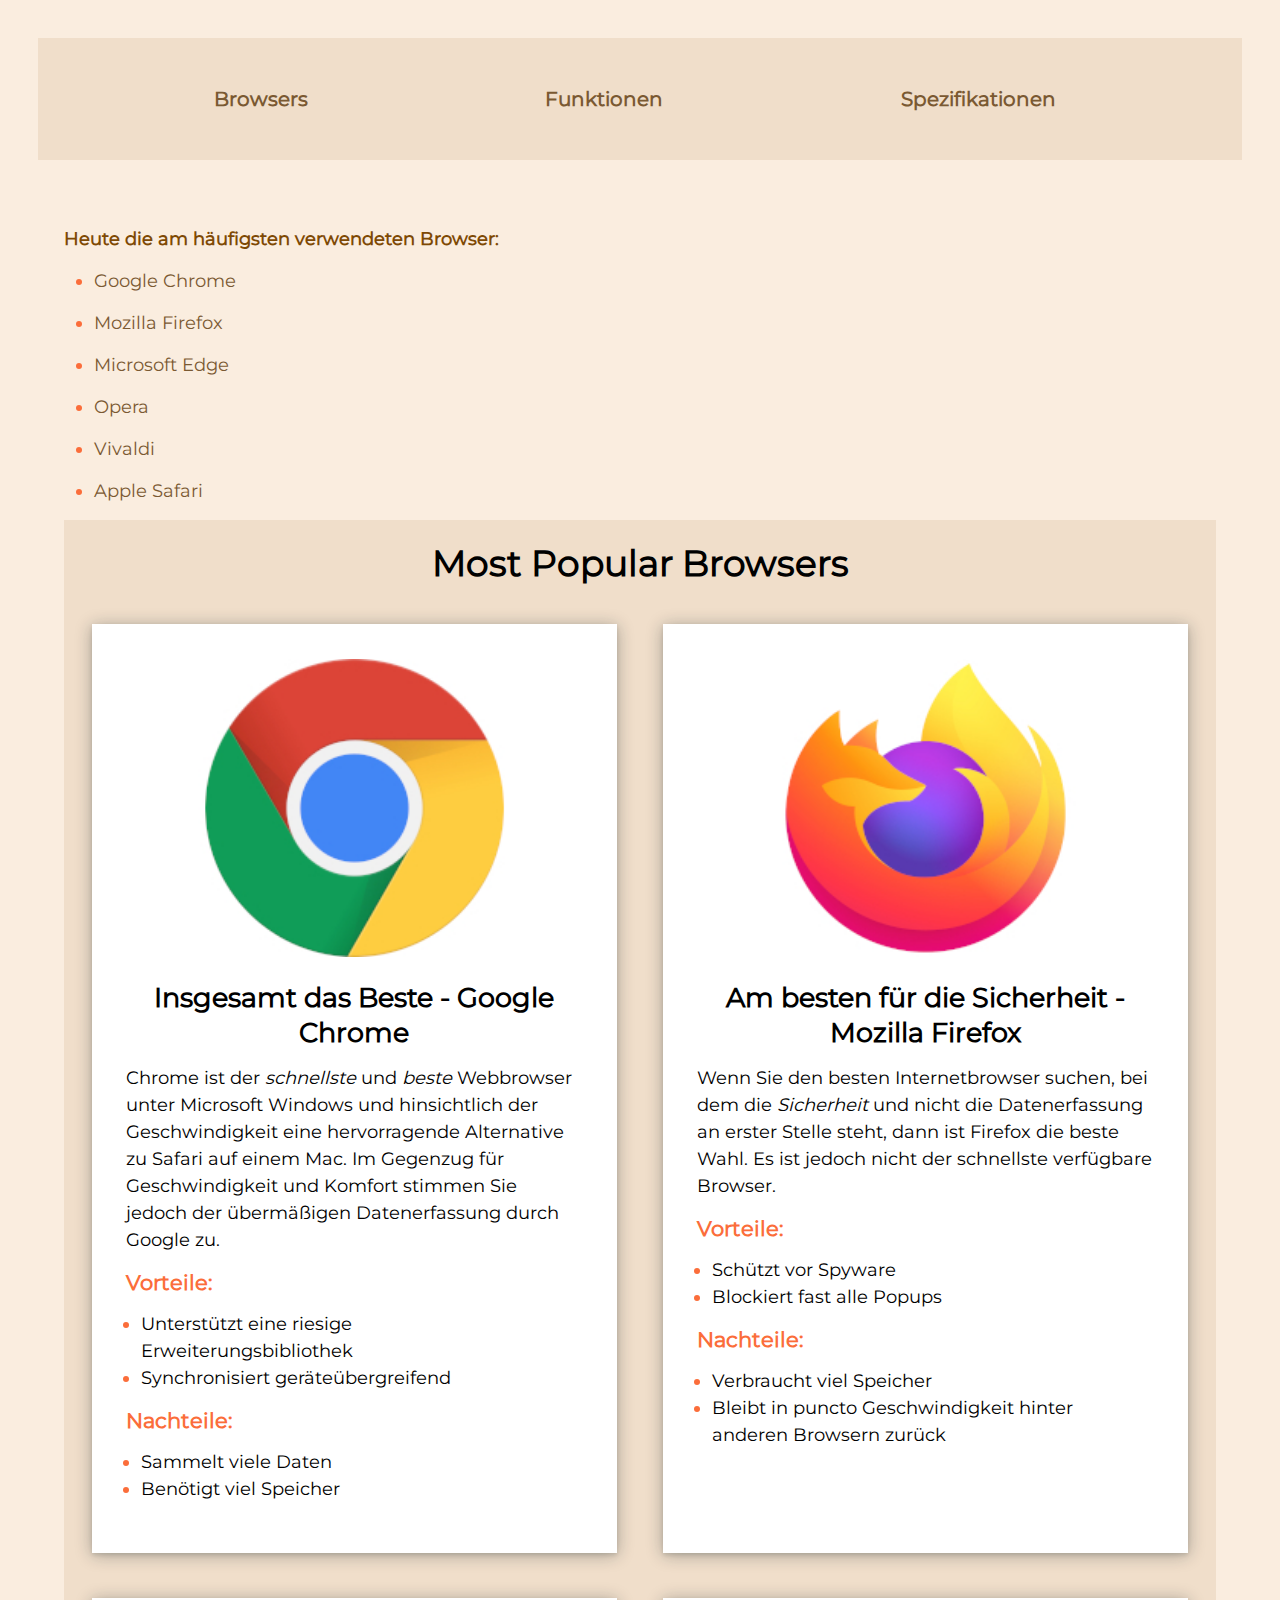
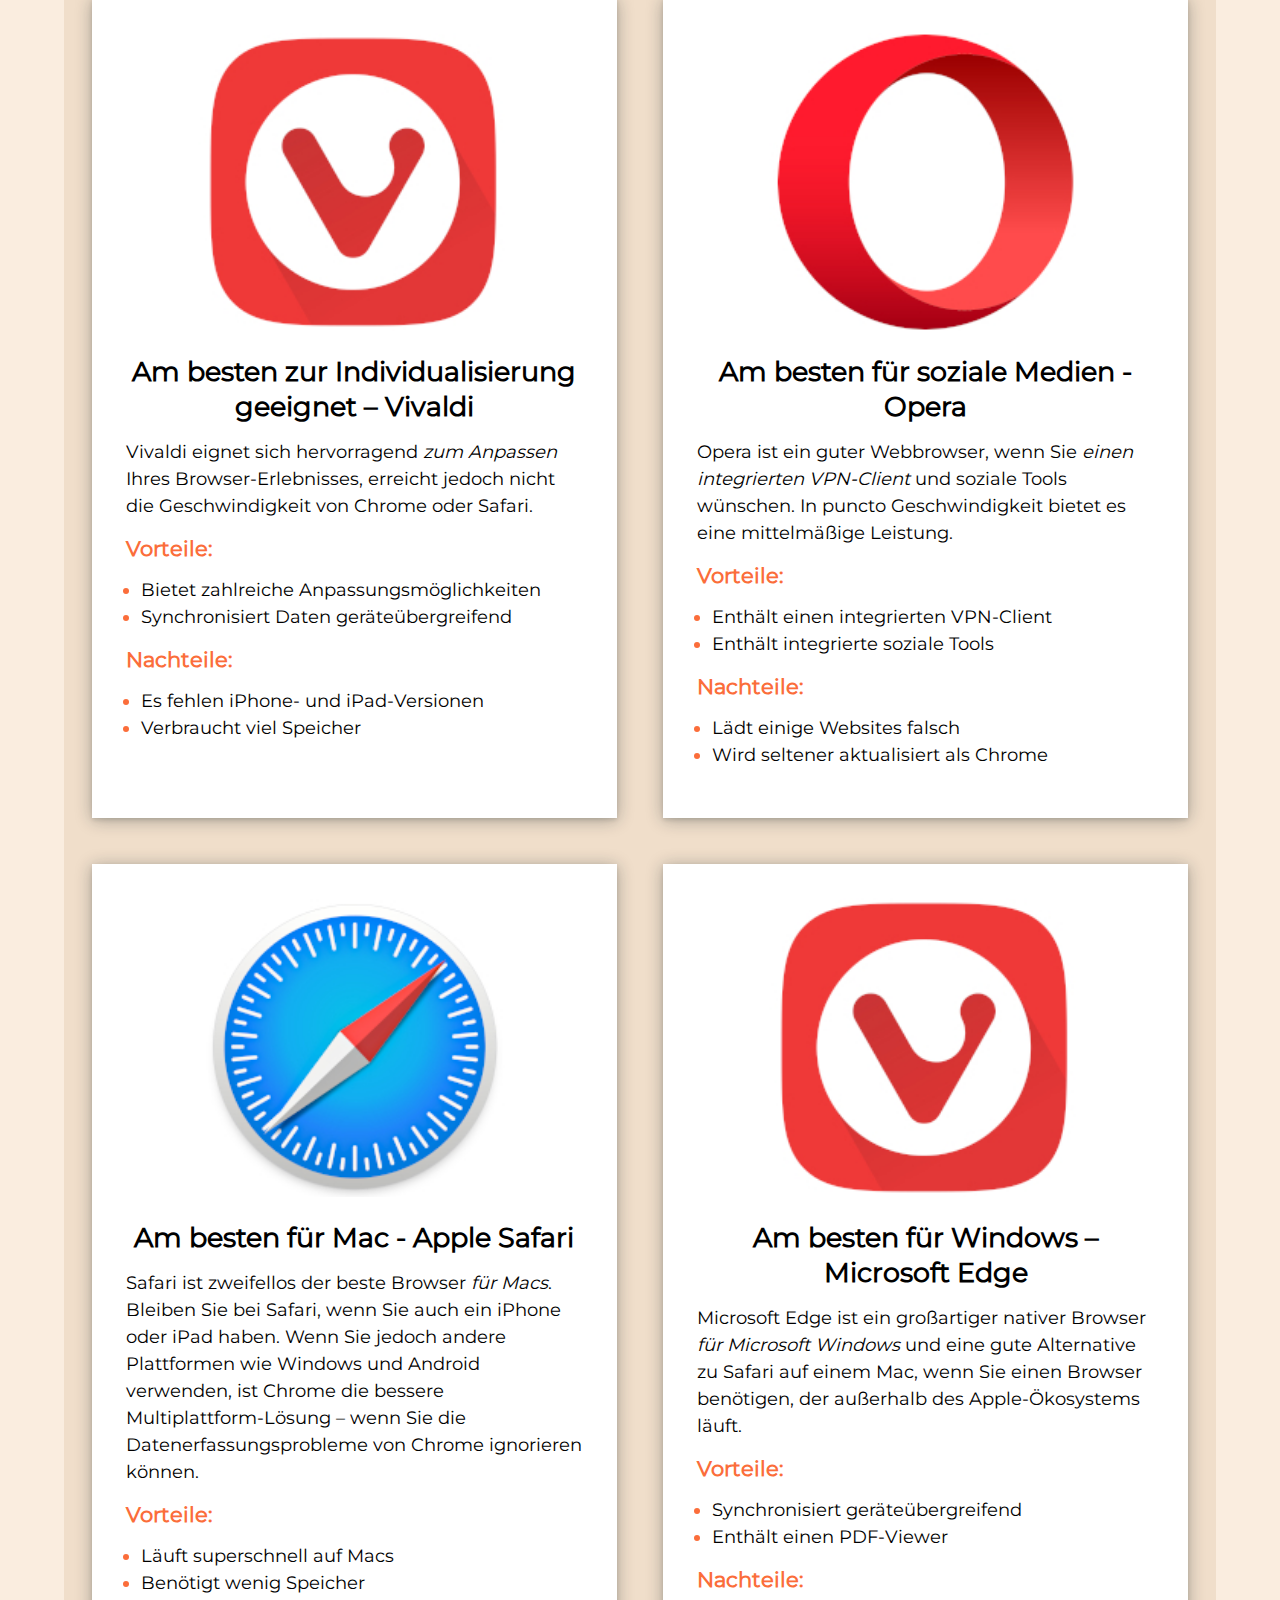
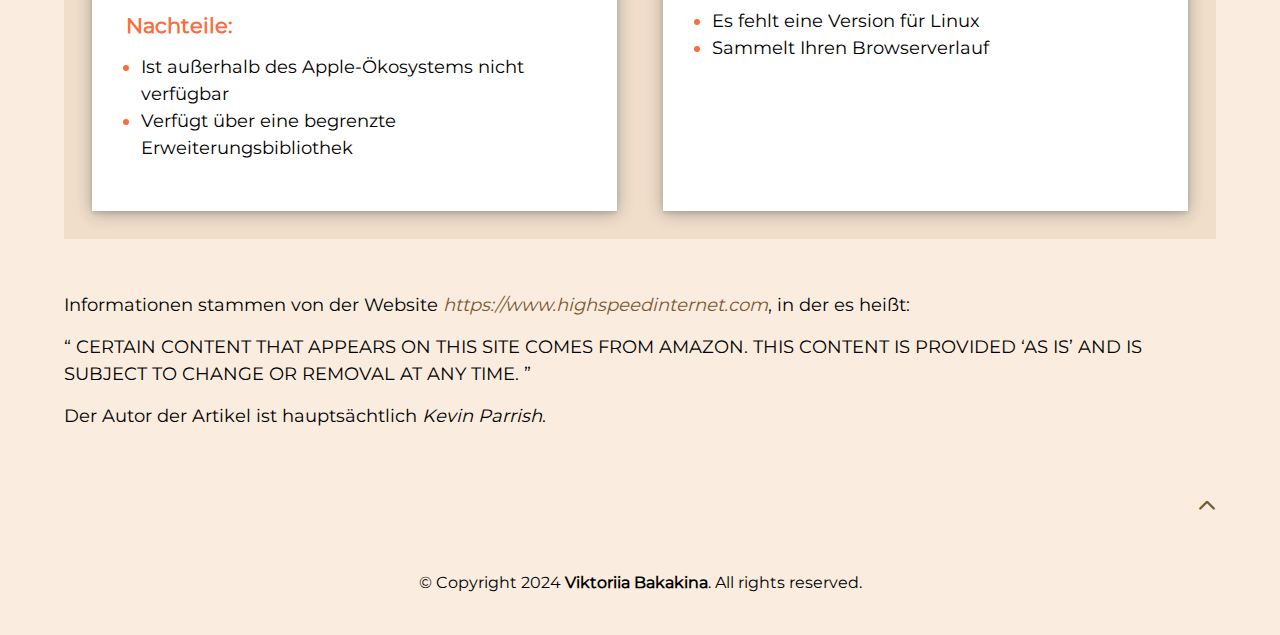
<file: index.html>
<!DOCTYPE html>
<html lang="en">
<head>
    <meta charset="UTF-8">
    <meta name="viewport" content="width=device-width, initial-scale=1.0">
    <link rel="stylesheet" href="https://cdnjs.cloudflare.com/ajax/libs/font-awesome/6.5.1/css/all.min.css">
    <link rel="stylesheet" href="style.css">
    <title>Document</title>
</head>
<body>
    <header>
        <div class="header">
            <nav id="header-main-menu" >
                <ul id="main-menu" class="menu">
                    <li class="menu-item">
                        <a href="index.html">Browsers</a>
                    </li>                   
                    <li class="menu-item">
                        <a href="func.html">Funktionen</a>
                    </li>
                    <li>
                        <a href="spec.html">Spezifikationen</a>
                    </li>
                </ul>
            </nav>
        </div>
    </header>
    <main>
        <section> 
            <div>
                <p class="text-color"><strong> Heute die am häufigsten verwendeten Browser:</strong></p>
                <ul class="list">
                    <li class="list">
                        <a href="#Chrome">Google Chrome</a>
                    </li>
                    <li class="list">
                        <a href="#Firefox">Mozilla Firefox</a>
                    </li>
                    <li class="list">
                        <a href="#Edge">Microsoft Edge</a>
                    </li>
                    <li class="list">
                        <a href="#Opera">Opera</a>
                    </li>                    
                    <li class="list">
                        <a href="#Vivaldi">Vivaldi</a>
                    </li>
                    <li class="list">
                        <a href="#Safari">Apple Safari</a>
                    </li>  
                </ul>
            </div>       
            
            <article class="all-browsers">            
                <h1>Most Popular Browsers</h1>
                <article class="box">
                    <article id="Chrome" class="browser">
                    <div class="article-img">
                        <img src="img/google-chrome-logo.jpg" alt="">
                    </div>
                    <div class="article-content">
                        <h2>Insgesamt das Beste - Google Chrome</h2>
                        <p>Chrome ist der <em>schnellste</em> und <em>beste</em> Webbrowser unter Microsoft Windows und hinsichtlich der Geschwindigkeit eine hervorragende Alternative zu Safari auf einem Mac. Im Gegenzug für Geschwindigkeit und Komfort stimmen Sie jedoch der übermäßigen Datenerfassung durch Google zu.</p>
                        <h3>
                            Vorteile:
                        </h3>
                        <ul class="list">
                            <li>
                                <span class="list-text">Unterstützt eine riesige Erweiterungsbibliothek</span>
                            </li>
                            <li>
                                <span class="list-text">Synchronisiert geräteübergreifend</span>
                            </li>
                        </ul>        
                        <h3>
                            Nachteile:
                        </h3>
                        <ul class="list">
                            <li>
                                <span class="list-text">Sammelt viele Daten</span>
                            </li>
                            <li>
                                <span class="list-text">Benötigt viel Speicher</span>
                            </li>
                        </ul>
                    </div>                                              
                    </article>
                    <article id="Firefox" class="browser">
                    <div class="article-img">
                        <img src="img/firefox-browser-logo.jpg" alt="">
                    </div>
                    <div class="article-content">
                        <h2>Am besten für die Sicherheit - Mozilla Firefox</h2>
                        <p>Wenn Sie den besten Internetbrowser suchen, bei dem die <em>Sicherheit</em> und nicht die Datenerfassung an erster Stelle steht, dann ist Firefox die beste Wahl. Es ist jedoch nicht der schnellste verfügbare Browser.
                        </p>
                        <h3>
                            Vorteile:
                        </h3>
                        <ul class="list">
                            <li>
                                <span class="list-text">Schützt vor Spyware</span>
                            </li>
                            <li>
                                <span class="list-text">Blockiert fast alle Popups</span>
                            </li>
                        </ul>        
                        <h3>
                            Nachteile:
                        </h3>
                        <ul class="list">
                            <li>
                                <span class="list-text">Verbraucht viel Speicher</span>
                            </li>
                            <li>
                                <span class="list-text">Bleibt in puncto Geschwindigkeit hinter anderen Browsern zurück</span>
                            </li>
                        </ul>
                    </div>
                    </article>
                </article>
                <article class="box">
                    <article id="Vivaldi" class="browser">
                    <div class="article-img">
                        <img src="img/vivaldi-browser-logo.jpg" alt="">
                    </div>
                    <div class="article-content">
                        <h2>Am besten zur Individualisierung geeignet – Vivaldi</h2>
                        <p>Vivaldi eignet sich hervorragend <em>zum Anpassen</em> Ihres Browser-Erlebnisses, erreicht jedoch nicht die Geschwindigkeit von Chrome oder Safari.</p>
                        <h3>
                            Vorteile:
                        </h3>
                        <ul class="list">
                            <li>
                                <span class="list-text">Bietet zahlreiche Anpassungsmöglichkeiten</span>
                            </li>
                            <li>
                                <span class="list-text">Synchronisiert Daten geräteübergreifend</span>
                            </li>
                        </ul>        
                        <h3>
                            Nachteile:
                        </h3>
                        <ul class="list">
                            <li>
                                <span class="list-text">Es fehlen iPhone- und iPad-Versionen</span>
                            </li>
                            <li>
                                <span class="list-text">Verbraucht viel Speicher</span>
                            </li>
                        </ul>
                    </div>                                              
                    </article>
                    <article id="Opera" class="browser">
                    <div class="article-img">
                        <img src="img/opera-browser-logo.jpg" alt="">
                    </div>
                    <div class="article-content">
                        <h2>Am besten für soziale Medien - Opera</h2>
                        <p>Opera ist ein guter Webbrowser, wenn Sie <em>einen integrierten VPN-Client</em> und soziale Tools wünschen. In puncto Geschwindigkeit bietet es eine mittelmäßige Leistung.
                        </p>
                        <h3>
                            Vorteile:
                        </h3>
                        <ul class="list">
                            <li>
                                <span class="list-text">Enthält einen integrierten VPN-Client</span>
                            </li>
                            <li>
                                <span class="list-text">Enthält integrierte soziale Tools</span>
                            </li>
                        </ul>        
                        <h3>
                            Nachteile:
                        </h3>
                        <ul class="list">
                            <li>
                                <span class="list-text">Lädt einige Websites falsch</span>
                            </li>
                            <li>
                                <span class="list-text">Wird seltener aktualisiert als Chrome</span>
                            </li>
                        </ul>
                    </div>
                    </article>
                </article>
                <article class="box">
                    <article id="Safari" class="browser">
                    <div class="article-img">
                        <img src="img/apple-safari-logo.jpg" alt="">
                    </div>
                    <div class="article-content">
                        <h2>Am besten für Mac - Apple Safari</h2>
                        <p>Safari ist zweifellos der beste Browser <em>für Macs</em>. Bleiben Sie bei Safari, wenn Sie auch ein iPhone oder iPad haben. Wenn Sie jedoch andere Plattformen wie Windows und Android verwenden, ist Chrome die bessere Multiplattform-Lösung – wenn Sie die Datenerfassungsprobleme von Chrome ignorieren können.</p>
                        <h3>
                            Vorteile:
                        </h3>
                        <ul class="list">
                            <li>
                                <span class="list-text">Läuft superschnell auf Macs</span>
                            </li>
                            <li>
                                <span class="list-text">Benötigt wenig Speicher</span>
                            </li>
                        </ul>        
                        <h3>
                            Nachteile:
                        </h3>
                        <ul class="list">
                            <li>
                                <span class="list-text">Ist außerhalb des Apple-Ökosystems nicht verfügbar</span>
                            </li>
                            <li>
                                <span class="list-text">Verfügt über eine begrenzte Erweiterungsbibliothek</span>
                            </li>
                        </ul>
                    </div>                                              
                    </article>
                    <article id="Edge" class="browser">
                    <div class="article-img">
                        <img src="img/vivaldi-browser-logo.jpg" alt="">
                    </div>
                    <div class="article-content">
                        <h2>Am besten für Windows – Microsoft Edge</h2>
                        <p>Microsoft Edge ist ein großartiger nativer Browser <em>für Microsoft Windows</em> und eine gute Alternative zu Safari auf einem Mac, wenn Sie einen Browser benötigen, der außerhalb des Apple-Ökosystems läuft.
                        </p>
                        <h3>
                            Vorteile:
                        </h3>
                        <ul class="list">
                            <li>
                                <span class="list-text">Synchronisiert geräteübergreifend</span>
                            </li>
                            <li>
                                <span class="list-text">Enthält einen PDF-Viewer</span>
                            </li>
                        </ul>        
                        <h3>
                            Nachteile:
                        </h3>
                        <ul class="list">
                            <li>
                                <span class="list-text">Es fehlt eine Version für Linux</span>
                            </li>
                            <li>
                                <span class="list-text">Sammelt Ihren Browserverlauf</span>
                            </li>
                        </ul>
                    </div>
                    </article>
                </article>
          </article>
        </section>
        <section>
            <p>
                Informationen stammen von der Website <cite><a href="https://www.highspeedinternet.com"> https://www.highspeedinternet.com</a></cite>, in der es heißt: 
            </p>    
            <q>
                CERTAIN CONTENT THAT APPEARS ON THIS SITE COMES FROM AMAZON. THIS CONTENT IS PROVIDED ‘AS IS’ AND IS SUBJECT TO CHANGE OR REMOVAL AT ANY TIME.
            </q>
            <p>Der Autor der Artikel ist hauptsächtlich <cite> Kevin Parrish</cite>.</p>
            
        </section>
        <section>
            <div class="block-up">
                <a href="#header-main-menu" >
                    <i class="fa-solid fa-chevron-up"></i>
                </a>
              </div>
        </section>
        
    </main>
    <footer class="footer">
        <span>© Copyright <time datetime="2024-02-23"></time>2024 <strong>Viktoriia Bakakina</strong>. All rights reserved.</span>
    </footer>
</body>
</html>
</file>
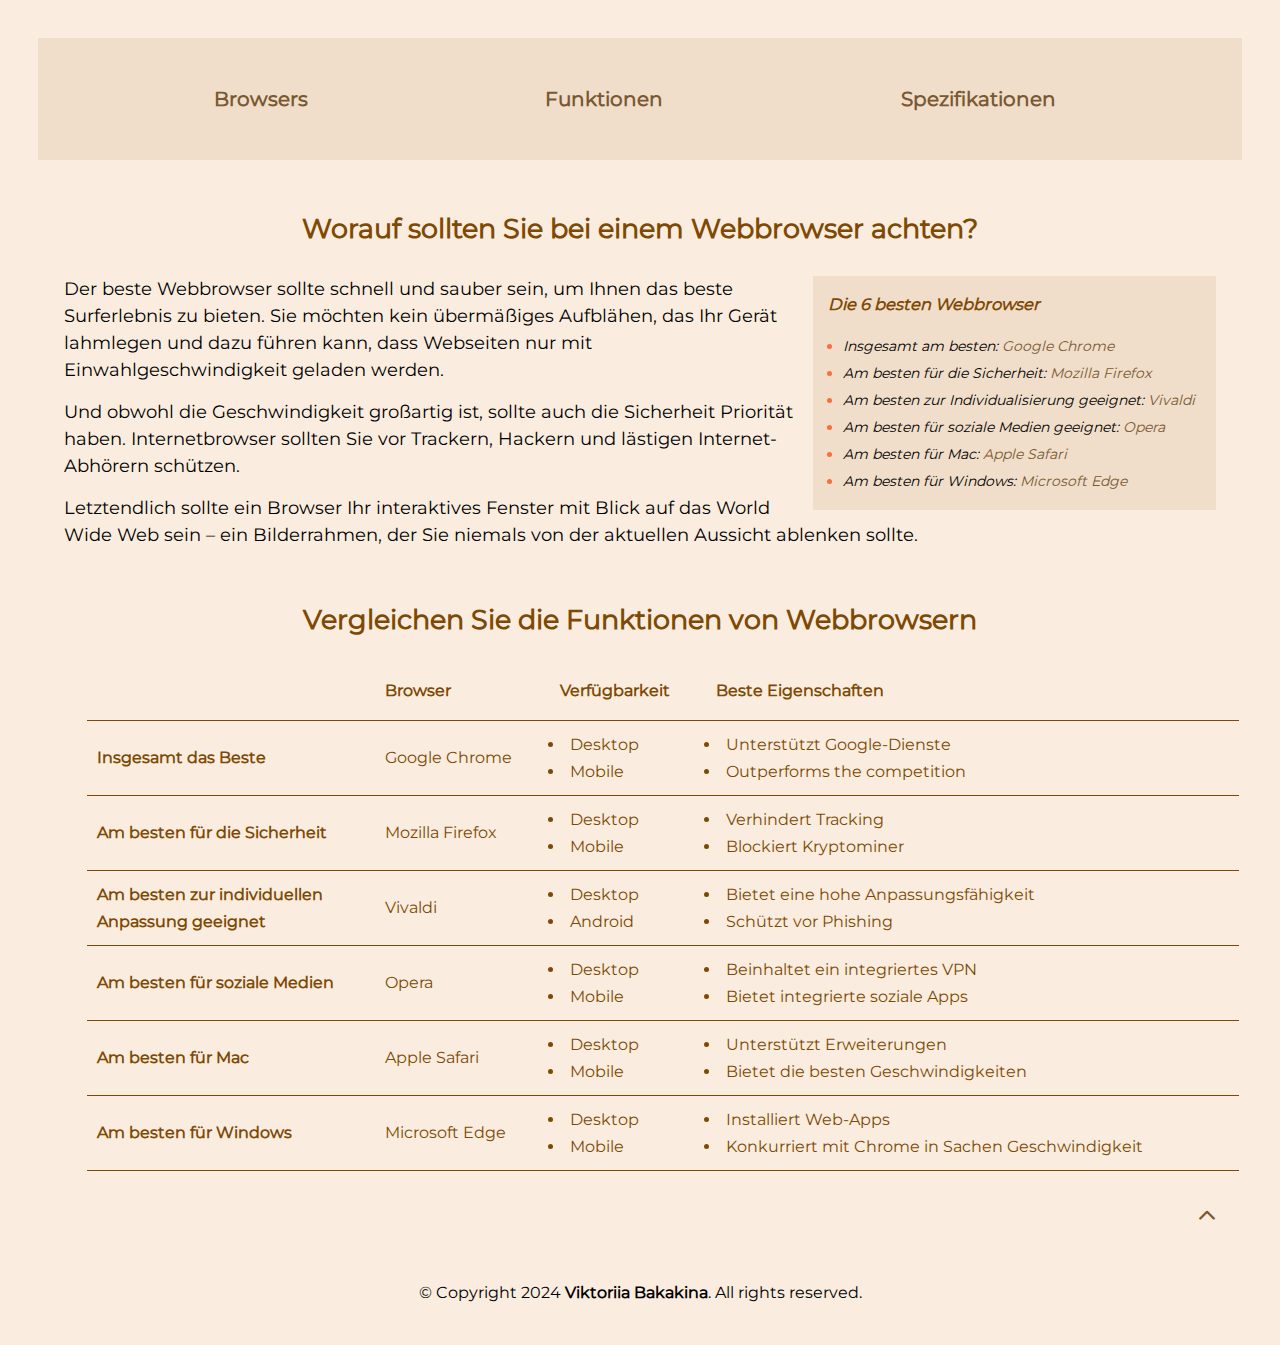
<file: func.html>
<!DOCTYPE html>
<html lang="en">
<head>
    <meta charset="UTF-8">
    <meta name="viewport" content="width=device-width, initial-scale=1.0">
    <link rel="stylesheet" href="https://cdnjs.cloudflare.com/ajax/libs/font-awesome/6.5.1/css/all.min.css">
    <link rel="stylesheet" href="style.css">
    <title>Document</title>
</head>
<body>
    <header>
        <div class="header">
            <nav id="header-main-menu" >
                <ul id="main-menu" class="menu">
                    <li class="menu-item">
                        <a href="index.html">Browsers</a>
                    </li>                   
                    <li class="menu-item">
                        <a href="func.html">Funktionen</a>
                    </li>
                    <li>
                        <a href="spec.html">Spezifikationen</a>
                    </li>
                </ul>
            </nav>
        </div>
    </header>
    <main>
        <section>
            <h2 class="text-color">
                Worauf sollten Sie bei einem Webbrowser achten?
            </h2>
            <div class="br"></div>
            <aside>
                <h3 class="text-color">
                    Die 6 besten Webbrowser
                </h3>
                <p>
                    <ul class="list">
                        <li>                            
                            <span class="list-text">Insgesamt am besten: <a href="#Chrome">Google Chrome</a> </span>                               
                        </li>
                        <li>
                            <span class="list-text">Am besten für die Sicherheit: <a href="#Firefox">Mozilla Firefox</a></span>
                        </li>
                        <li>
                            <span class="list-text">Am besten zur Individualisierung geeignet: <a href="#Vivaldi">Vivaldi</a></span>
                        </li>
                        <li>
                            <span class="list-text">Am besten für soziale Medien geeignet: <a href="#Opera">Opera</a></span>
                        </li>
                        <li>
                            <span class="list-text">Am besten für Mac: <a href="#Safari">Apple Safari</a></span>
                        </li>
                        <li>
                            <span class="list-text">Am besten für Windows: <a href="#Edge">Microsoft Edge</a></span>
                        </li>

                    </ul>    
                </p>
            </aside>
            <p>
                Der beste Webbrowser sollte schnell und sauber sein, um Ihnen das beste Surferlebnis zu bieten. Sie möchten kein übermäßiges Aufblähen, das Ihr Gerät lahmlegen und dazu führen kann, dass Webseiten nur mit Einwahlgeschwindigkeit geladen werden.
            </p>
            <p>
                Und obwohl die Geschwindigkeit großartig ist, sollte auch die Sicherheit Priorität haben. Internetbrowser sollten Sie vor Trackern, Hackern und lästigen Internet-Abhörern schützen.
            </p>
            <p>
                Letztendlich sollte ein Browser Ihr interaktives Fenster mit Blick auf das World Wide Web sein – ein Bilderrahmen, der Sie niemals von der aktuellen Aussicht ablenken sollte.
            </p>
        </section>
        <section>
            <h2 class="text-color">Vergleichen Sie die Funktionen von Webbrowsern</h2>
            <table>
                <thead>
                    <tr>
                        <th></th>
                        <th>Browser</th>
                        <th>Verfügbarkeit</th>
                        <th>Beste Eigenschaften</th>                      
                    </tr>
                </thead>
                <tbody>
                    <tr id="Chrome">
                        <td class="title">Insgesamt das Beste</td>
                        <td>Google Chrome</td>
                        <td>
                            <ul class="">
                                <li><span class="table-text">Desktop</span></li>
                                <li><span class="table-text">Mobile</span></li>
                            </ul>    
                        </td>
                        <td>
                            <ul class="">
                                <li><span class="table-text">Unterstützt Google-Dienste</span></li>
                                <li><span class="table-text">Outperforms the competition</span></li>
                            </ul>  
                        </td>
                    </tr>
                    <tr id="Firefox">
                        <td class="title">Am besten für die Sicherheit</td>
                        <td>Mozilla Firefox</td>
                        <td>
                            <ul class="">
                                <li><span class="table-text">Desktop</span></li>
                                <li><span class="table-text">Mobile</span></li>
                            </ul>    
                        </td>
                        <td>
                            <ul class="">
                                <li><span class="table-text">Verhindert Tracking</span></li>
                                <li><span class="table-text">Blockiert Kryptominer</span></li>
                            </ul>  
                        </td>
                    </tr>
                    <tr id="Vivaldi">
                        <td class="title">Am besten zur individuellen Anpassung geeignet</td>
                        <td>Vivaldi</td>
                        <td>
                            <ul class="">
                                <li><span class="table-text">Desktop</span></li>
                                <li><span class="table-text">Android</span></li>
                            </ul>    
                        </td>
                        <td>
                            <ul class="">
                                <li><span class="table-text">Bietet eine hohe Anpassungsfähigkeit</span></li>
                                <li><span class="table-text">Schützt vor Phishing</span></li>
                            </ul>  
                        </td>
                    </tr>
                    <tr id="Opera">
                        <td class="title">Am besten für soziale Medien</td>
                        <td>Opera</td>
                        <td>
                            <ul class="">
                                <li><span class="table-text">Desktop</span></li>
                                <li><span class="table-text">Mobile</span></li>
                            </ul>    
                        </td>
                        <td>
                            <ul class="">
                                <li><span class="table-text">Beinhaltet ein integriertes VPN</span></li>
                                <li><span class="table-text">Bietet integrierte soziale Apps</span></li>
                            </ul>  
                        </td>
                    </tr>
                    <tr id="Safari">
                        <td class="title">Am besten für Mac</td>
                        <td>Apple Safari</td>
                        <td>
                            <ul class="">
                                <li><span class="table-text">Desktop</span></li>
                                <li><span class="table-text">Mobile</span></li>
                            </ul>    
                        </td>
                        <td>
                            <ul class="">
                                <li><span class="table-text">Unterstützt Erweiterungen</span></li>
                                <li><span class="table-text">Bietet die besten Geschwindigkeiten</span></li>
                            </ul>  
                        </td>
                    </tr>
                    <tr id="Edge">
                        <td class="title">Am besten für Windows</td>
                        <td>Microsoft Edge</td>
                        <td>
                            <ul class="">
                                <li><span class="table-text">Desktop</span></li>
                                <li><span class="table-text">Mobile</span></li>
                            </ul>    
                        </td>
                        <td>
                            <ul class="">
                                <li><span class="table-text">Installiert Web-Apps</span></li>
                                <li><span class="table-text">Konkurriert mit Chrome in Sachen Geschwindigkeit</span></li>
                            </ul>  
                        </td>
                    </tr>
                </tbody>

            </table>


            <div class="block-up">
                <a href="#header-main-menu" >
                    <i class="fa-solid fa-chevron-up"></i>
                </a>
        </section>
    </main>
    <footer class="footer">
        <span>© Copyright <time datetime="2024-02-23"></time>2024 <strong>Viktoriia Bakakina</strong>. All rights reserved.</span>
    </footer>
    
</body>
</html>
</file>
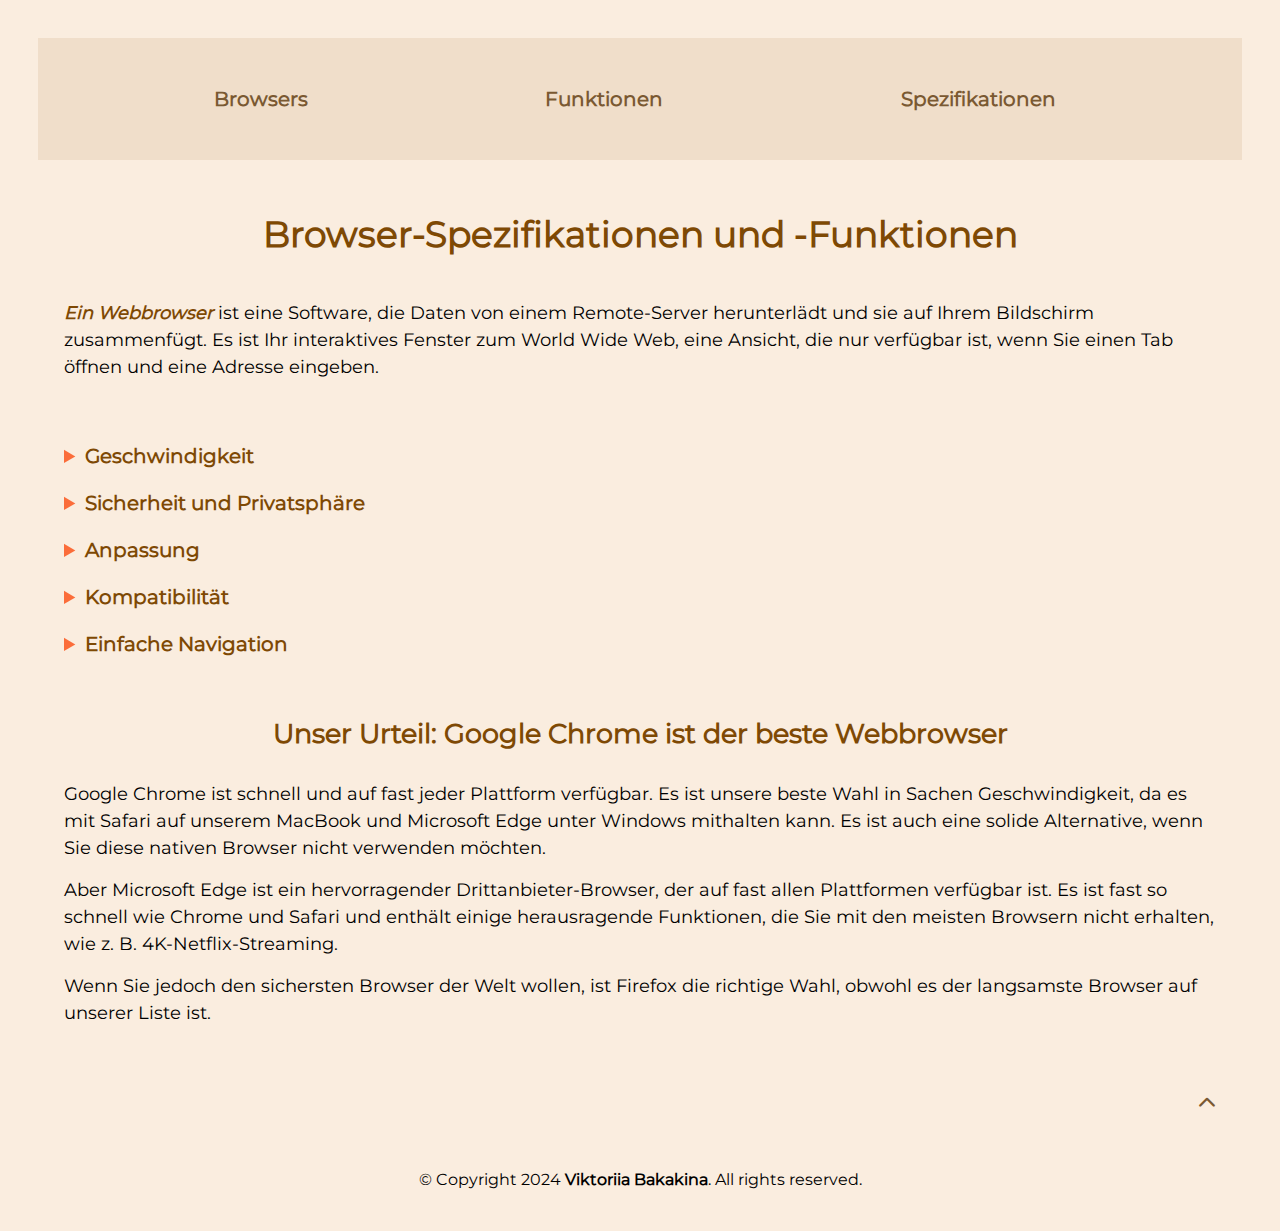
<file: spec.html>
<!DOCTYPE html>
<html lang="en">
<head>
    <meta charset="UTF-8">
    <meta name="viewport" content="width=device-width, initial-scale=1.0">
    <link rel="stylesheet" href="https://cdnjs.cloudflare.com/ajax/libs/font-awesome/6.5.1/css/all.min.css">
    <link rel="stylesheet" href="style.css">
    <title>Document</title>
</head>
<body>
    <header>
        <div class="header">
            <nav id="header-main-menu" >
                <ul id="main-menu" class="menu">
                    <li class="menu-item">
                        <a href="index.html">Browsers</a>
                    </li>                   
                    <li class="menu-item">
                        <a href="func.html">Funktionen</a>
                    </li>
                    <li>
                        <a href="spec.html">Spezifikationen</a>
                    </li>
                </ul>
            </nav>
        </div>
    </header>
<main>
    <section>
        <h1 class="text-color">Browser-Spezifikationen und -Funktionen</h1>
        <br>
        <p>
            <strong><dfn>Ein Webbrowser</dfn></strong> ist eine Software, die Daten von einem Remote-Server herunterlädt und sie auf Ihrem Bildschirm zusammenfügt. Es ist Ihr interaktives Fenster zum World Wide Web, eine Ansicht, die nur verfügbar ist, wenn Sie einen Tab öffnen und eine Adresse eingeben.
        </p>
        <br>
        <details>
            <summary><span class="summary">Geschwindigkeit</span></summary>
            <p>Sie möchten einen Browser, der Seiten schnell lädt und In-Browser-Apps ausführen kann, ohne Sie zu verlangsamen. Ein Browser sollte einen relativ geringen Platzbedarf in Ihrem Systemspeicher haben, damit er die Leistung Ihrer anderen Programme und Apps beim Surfen im Internet nicht beeinträchtigt.</p>
        </details>
        <details>
            <summary><span class="summary">Sicherheit und Privatsphäre</span></summary>
            <p>Ein Browser sollte sichere Verbindungen zu Websites herstellen. Sie sollten auch Möglichkeiten bieten, bösartige Werbung, Cross-Site-Tracker, Kryptominer und Fingerabdrücke zu blockieren. Benutzer sollten über Tools zum Blockieren und Löschen von Cookies verfügen, ihre Passwörter sichern und den Browser verwenden können, ohne sich Gedanken darüber machen zu müssen, wie er ihre Daten erfasst.        
            </p>         
            <p>
                Erfahren Sie mehr <a href="index.html">über die besten Internetbrowser</a> für Sicherheit.
            </p>
        </details>
        <details>
            <summary><span class="summary">Anpassung</span></summary>
            <p>Sie möchten zwar nicht, dass Ihr Fenster zum Internet von einer klobigen Benutzeroberfläche umrahmt wird, aber es ist ein netter Bonus, eine persönliche Note zu verleihen. Die meisten Browser auf unserer Liste bieten Möglichkeiten zur Anpassung.</p>    
            <p>Sie können beispielsweise ein Design in Chrome anwenden, das Sie aus dem Chrome Web Store erhalten haben. Sie können in Vivaldi Themen erstellen, das Menü neu positionieren oder Ihr eigenes Menü erstellen.</p>
        </details>
        <details>
            <summary><span class="summary">Kompatibilität</span></summary>
            <p>Der beste Browser sollte mit den neuesten Internetstandards wie <abbr title="HyperText Markup Language">HTML5</abbr> und <abbr title="Web Graphics Library">WebGL</abbr> kompatibel sein. Eine gute Möglichkeit, die Kompatibilität eines Browsers zu bewerten, ist die Verwendung der HTML5-Test-Website oder des Online-Dienstprogramms HTML5-Test von AnTuTu. Außerdem möchten Sie keinen Browser installieren, der nicht auf alle modernen Funktionen einer Website zugreifen kann, wie z. B. Web-Apps.</p>    
            
        </details>
        <details>
            <summary><span class="summary">Einfache Navigation</span></summary>
            <p>Auch wenn die Anpassungsmöglichkeiten großartig sind, möchten Sie einen Browser, der einfach zu verwenden ist. Die meisten Browser, die wir hier auflisten, sind genau das, wobei die Adressleiste Ihr Fenster zum Internet überragt. Menüs sollten verstaut und leicht zugänglich sein. Einstellungen sollten nur einen Klick entfernt sein und Lesezeichen sollten einfach zu speichern und zu laden sein.</p>                
        </details>
    </section>
    <section>
        
        <h2 class="text-color">Unser Urteil: Google Chrome ist der beste Webbrowser</h2>
        <div class="br"></div>
        <p>Google Chrome ist schnell und auf fast jeder Plattform verfügbar. Es ist unsere beste Wahl in Sachen Geschwindigkeit, da es mit Safari auf unserem MacBook und Microsoft Edge unter Windows mithalten kann. Es ist auch eine solide Alternative, wenn Sie diese nativen Browser nicht verwenden möchten.</p>
        <p>Aber Microsoft Edge ist ein hervorragender Drittanbieter-Browser, der auf fast allen Plattformen verfügbar ist. Es ist fast so schnell wie Chrome und Safari und enthält einige herausragende Funktionen, die Sie mit den meisten Browsern nicht erhalten, wie z. B. 4K-Netflix-Streaming.</p>
        <p>Wenn Sie jedoch den sichersten Browser der Welt wollen, ist Firefox die richtige Wahl, obwohl es der langsamste Browser auf unserer Liste ist.</p>
    </section>
    <section>
        <div class="block-up">
            <a href="#header-main-menu" >
                <i class="fa-solid fa-chevron-up"></i>
            </a>
          </div>
    </section>
    
</main>
<footer class="footer">
    <span>© Copyright <time datetime="2024-02-23"></time>2024 <strong>Viktoriia Bakakina</strong>. All rights reserved.</span>
</footer>
</body>
</html>
</file>
<file: style.css>
*{
    margin: 0;
    padding: 0;
    box-sizing: border-box;
}

@font-face {
    font-family: monserat;
    src: url(fonts/Montserrat-Regular.ttf);
  }

  html {
    font-family: monserat, serif;
    font-weight: 400;
    background-color: #faeddf;
    font-size: 18px;
    line-height: 1.5em;
  }

  .header{
    background-color: #f0deca;
    margin: 3%;
    padding: 2%;
  }
  section{
    margin: 1% 3%;
    padding: 1% 2%;
  }
  .menu{
    display: flex;
    flex-direction: row;
    justify-content: space-around;
    padding: 0 2em;
    align-items: center;
    margin: 2% 0;
  }

  
  .menu li {
    margin-right: 10px;
    display: block;
    list-style: none;
    padding: 0;
    line-height: normal;
    overflow: hidden;
    font-size: 20px;
    font-weight: bold;
  }
  a{
    text-decoration: none;
    color: rgb(122, 89, 50);
  }

.all-browsers {
    margin: 0;
    padding: 5px;
    background-color: #f0deca;
  }
  
  .all-browsers > h1, .browser {
    margin: 10px;
    padding: 5px;
  }
  
  .browser {
    background: white;
    width: 50%;
    padding: 3%;
    margin: 2%;
    box-shadow: rgba(14, 30, 37, 0.12) 0px 2px 4px 0px, rgba(14, 30, 37, 0.32) 0px 2px 16px 0px;
  }
  
  .browser > h2, p {
    margin: 4px;
  }

  .box{
    display: flex;
    justify-content: space-around;
  }

  .article-content{
    margin-top: 15px;
  }

  .article-content p {
    margin: 15px 0;
  }
 

  .list{
    margin: 15px ;
  }

  .list li,
  .article-content h3{
    color: #fb6d3a;
  }

  .list-text{
    color: black;
  }

  .article-img{
    margin: auto;
    object-fit: cover;
    text-align: center;
    display: block;
  }

  img{
    width: 100%;
  }

  h1, h2{
    text-align: center;
    line-height: 1.3em;
  }

  a:hover{
    color:rgb(230, 170, 93);
}
  
/* nach oben */

.block-up {
    display: flex;
    justify-content: flex-end;
    flex-direction: row;
  }
  .block-up a {
    padding: 10px 0;
  }
  
  .footer{
    text-align: center;
    margin: 0 2% 2%;
    padding: 1%;
    font-size: 16px;
  }

  
table {
    width: 100%;
    border-collapse: collapse;
    color:rgb(126, 73, 4);
    margin: 2%;
    font-size: 16px;
    overflow-x:auto;
}



tbody tr:hover{
    background-color: rgb(239, 221, 196);
}

th {
    height: 60px;
    text-align: left;
}

td, th{
    text-align: left;
    padding: 10px;
}

.title{
    width: 25%;
    font-weight: bold;
}

.table-text{
    padding-left: 5px;
}

tr{
    border-bottom: 1px solid rgb(126, 73, 4);;
}

table ul {
    padding-left: 5px;
}
.text-color,
dfn{
    color: rgb(126, 73, 4);
}

p{
  margin: 15px 0;
}

.br{
  margin: 30px 0;
}

details{
  margin: 20px 0;
  
}

summary{
  font-size: 20px;
  font-weight: bold;
  color: #fb6d3a;
}
.summary{
  color: rgb(126, 73, 4);
}

aside {
  width: 35%;
  padding-left: 15px;
  margin-left: 15px;
  padding-top: 15px;
  float: right;
  font-style: italic;
  background-color: #f0deca;
  font-size: 14px;
  word-wrap: break-word;
  margin-bottom: 10px;
}

  @media screen and (max-width: 720px) {
    .menu li{
      font-size: 14px;
      margin-right: 5px;
      
    }
    .menu{
      padding: 0;
    }
    .box{
        flex-direction: column;
    }

    .browser {
        width: 100%;
        margin: 10px auto;
    }
    
  .block-up {
    justify-content: flex-end;
    flex-direction: row;
  }
  table{
    font-size: 14px;
  }
  aside {
    width: 100%;
  }

  }
</file>
